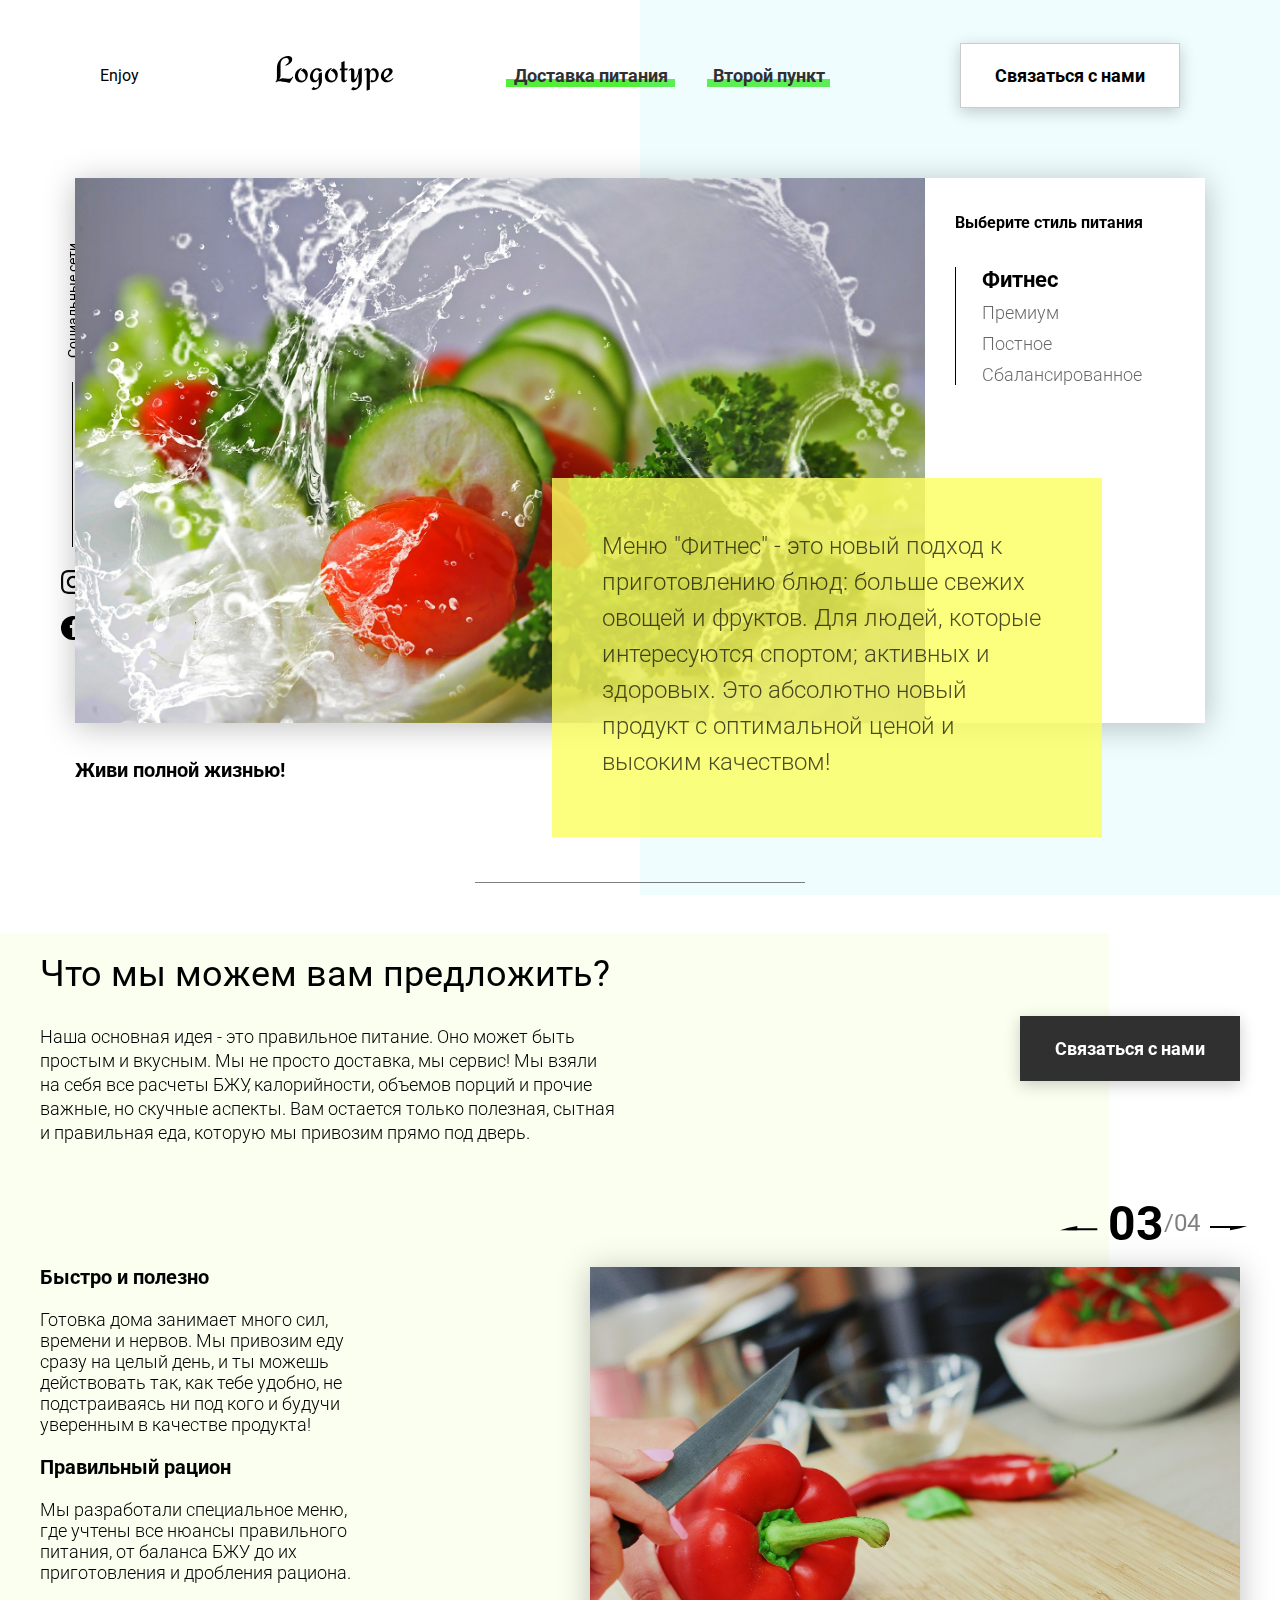
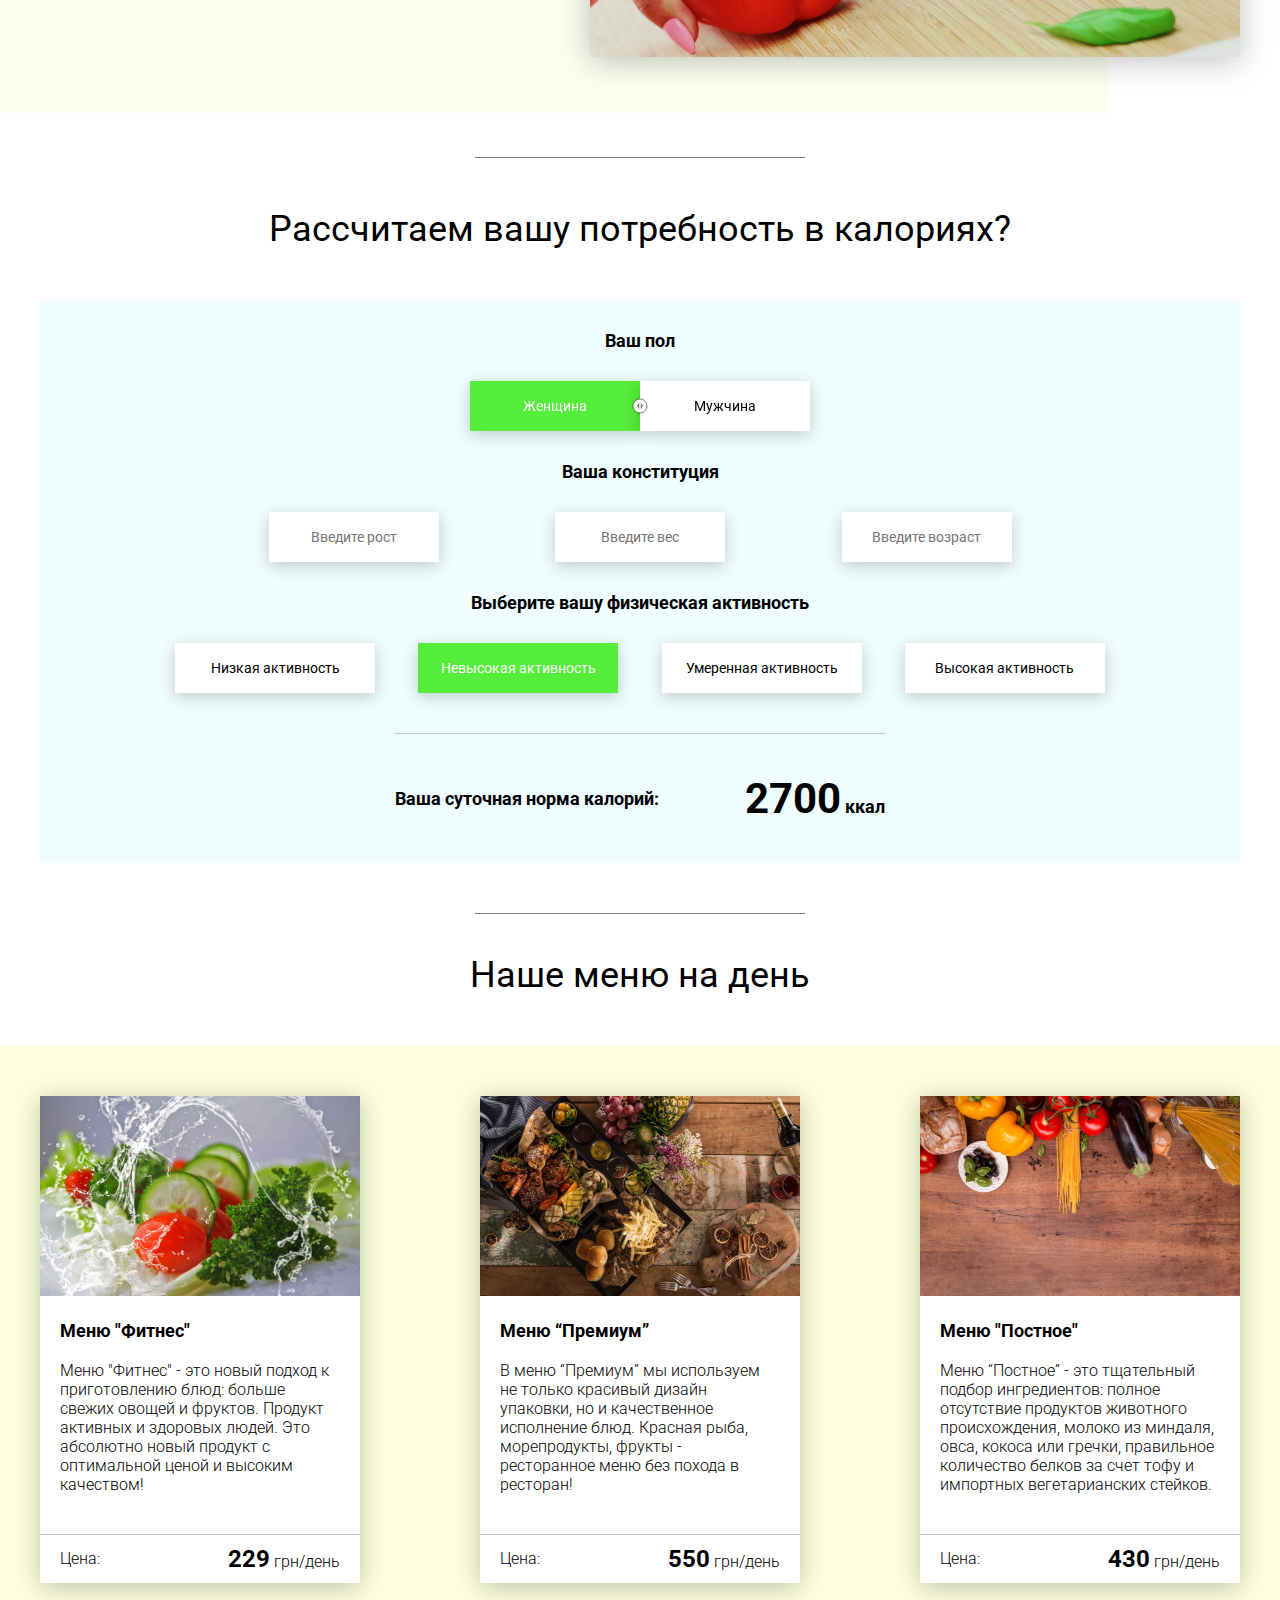
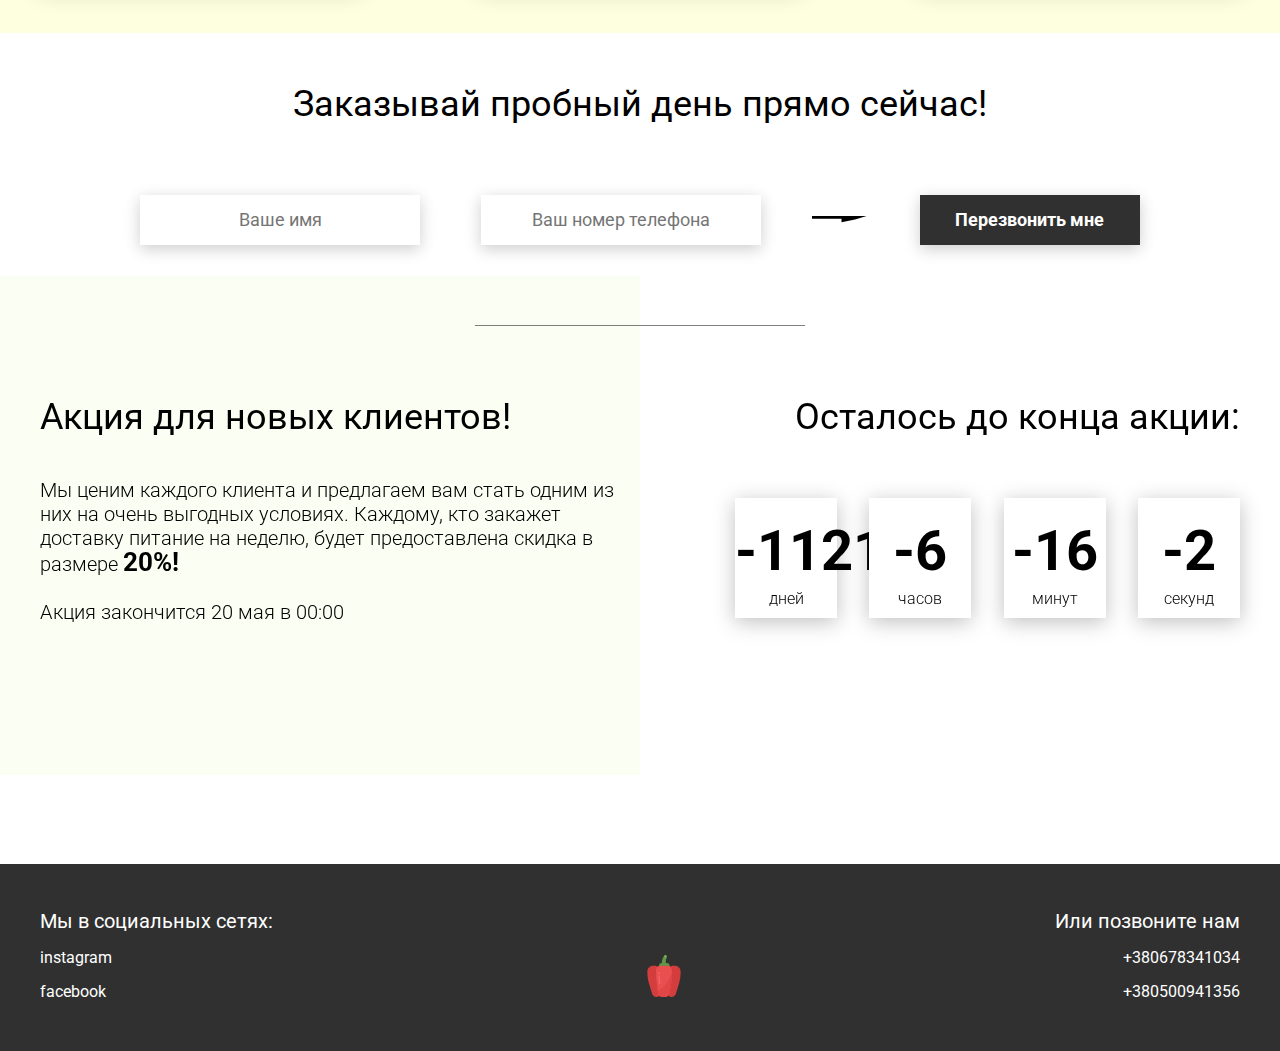
<file: index.html>
<!DOCTYPE html>
<html lang="en">
<head>
    <meta charset="UTF-8">
    <meta name="viewport" content="width=device-width, initial-scale=1.0">
    <title>Food</title>
		<link rel="stylesheet" href="css/style.css">
		
</head>
<body>
    <header class="header">
			<div class="enjoy-css">Enjoy</div>
        <div class="header__left-block">
            <div class="header__logo">
                <img src="icons/logo.svg" alt="Логотип">
            </div>
            <nav class="header__links">
                <a href="#" class="header__link">Доставка питания</a>
                <a href="#" class="header__link">Второй пункт</a>
            </nav>
        </div>
        <div class="header__right-block">
            <button data-modal class="btn btn_white">Связаться с нами</button>
        </div>
    </header>
    <div class="sidepanel">
        <div class="sidepanel__text"><span>Социальные сети</span></div>
        <div class="sidepanel__divider"></div>
        <a href="#" class="sidepanel__icon">
            <img src="icons/instagram.svg" alt="instagram">
        </a>
        <a href="#" class="sidepanel__icon">
            <img src="icons/facebook.svg" alt="facebook">
        </a>
    </div>

    <div class="preview">
        <div class="bgc_blue"></div>
        <div class="container">
            <div class="tabcontainer">
                <div class="tabcontent">
                    <img src="img/tabs/vegy.jpg" alt="vegy">
                    <div class="tabcontent__descr">
                        Меню "Фитнес" - это новый подход к приготовлению блюд: больше свежих овощей и фруктов. Для людей, которые интересуются спортом; активных и здоровых. Это абсолютно новый продукт с оптимальной ценой и высоким качеством!
                    </div>
                </div>
                <div class="tabcontent">
                    <img src="img/tabs/elite.jpg" alt="elite">
                    <div class="tabcontent__descr">
                        Меню “Премиум” - мы используем не только красивый дизайн упаковки, но и качественное исполнение блюд. Красная рыба, морепродукты, фрукты - ресторанное меню без похода в ресторан!                                     
                    </div>
                </div>
                <div class="tabcontent">
                    <img src="img/tabs/post.jpg" alt="post">
                    <div class="tabcontent__descr">
                        Наше специальное “Постное меню” - это тщательный подбор ингредиентов: полное отсутствие продуктов животного происхождения. Полная гармония с собой и природой в каждом элементе! Все будет Ом!                                     
                    </div>
                </div>
                <div class="tabcontent">
                    <img src="img/tabs/vegy.jpg" alt="vegy">
                    <div class="tabcontent__descr">
                        Меню "Сбалансированное" - это соответствие вашего рациона всем научным рекомендациям. Мы тщательно просчитываем вашу потребность в к/б/ж/у и создаем лучшие блюда для вас.
                    </div>
                </div>
                <div class="tabheader">
                    <h3>Выберите стиль питания</h3>
                    <div class="tabheader__items">
                        <div class="tabheader__item tabheader__item_active">Фитнес</div>
                        <div class="tabheader__item">Премиум</div>
                        <div class="tabheader__item">Постное</div>
                        <div class="tabheader__item">Сбалансированное</div>
                    </div>
                </div>
            </div>
            <div class="preview__life">Живи полной жизнью!</div>
        </div>
    </div>

    <div class="divider"></div>

    <div class="offer">
        <div class="bgc_y"></div>
        <div class="container">
            <div class="offer__text">
                <h2 class="title">Что мы можем вам предложить?</h2>
                <div class="offer__descr">
                    Наша основная идея - это правильное питание. Оно может быть простым и вкусным. Мы не просто доставка, мы сервис! Мы взяли на себя все расчеты БЖУ, калорийности, объемов порций и прочие важные, но скучные аспекты. Вам остается только полезная, сытная и правильная еда, которую мы привозим прямо под дверь.
                </div>
            </div>
            <div class="offer__action">
                <button data-modal class="btn btn_dark">Связаться с нами</button>
            </div>
        </div>
        <div class="container">
            <div class="offer__advantages">
                <h2>Быстро и полезно</h2>
                <div class="offer__advantages-text">
                    Готовка дома занимает много сил, времени и нервов. Мы привозим еду сразу на целый день, и ты можешь действовать так, как тебе удобно, не подстраиваясь ни под кого и будучи уверенным в качестве продукта!
                </div>
                <h2>Правильный рацион</h2>
                <div class="offer__advantages-text">
                    Мы разработали специальное меню, где учтены все нюансы правильного питания, от баланса БЖУ до их приготовления и дробления рациона.
                </div>
            </div>
            <div class="offer__slider">
                <div class="offer__slider-counter">
                    <div class="offer__slider-prev">
                        <img src="icons/left.svg" alt="prev">
                    </div>
                    <span id="current">03</span>
                    /
                    <span id="total">04</span>
                    <div class="offer__slider-next">
                        <img src="icons/right.svg" alt="next">
                    </div>
                </div>
                <div class="offer__slider-wrapper">
                    <div class="offer__slide">
                        <img src="img/slider/pepper.jpg" alt="pepper">
                    </div>
                    <!-- <div class="offer__slide">
                        <img src="img/slider/food-12.jpg" alt="food">
                    </div>
                    <div class="offer__slide">
                        <img src="img/slider/olive-oil.jpg" alt="oil">
                    </div>
                    <div class="offer__slide">
                        <img src="img/slider/paprika.jpg" alt="paprika">
                    </div> -->
                </div>
            </div>
        </div>
    </div>

    <div class="divider"></div>

    <div class="calculating">
        <div class="container">
            <h2 class="title">Рассчитаем вашу потребность в калориях?
            </h2>
            <div class="calculating__field">
                <div class="calculating__subtitle">
                    Ваш пол
                </div>
                <div class="calculating__choose" id="gender">
                    <div class="calculating__choose-item calculating__choose-item_active">Женщина</div>
                    <div class="calculating__choose-item">Мужчина</div>
                </div>

                <div class="calculating__subtitle">
                    Ваша конституция
                </div>
                <div class="calculating__choose calculating__choose_medium">
                    <input type="text" id="height" placeholder="Введите рост" class="calculating__choose-item">
                    <input type="text" id="weight" placeholder="Введите вес"  class="calculating__choose-item">
                    <input type="text" id="age" placeholder="Введите возраст" class="calculating__choose-item">
                </div>

                <div class="calculating__subtitle">
                    Выберите вашу физическая активность
                </div>
                <div class="calculating__choose calculating__choose_big">
                    <div id="low" class="calculating__choose-item">Низкая активность </div>
                    <div id="small"  class="calculating__choose-item calculating__choose-item_active">Невысокая активность</div>
                    <div id="medium" class="calculating__choose-item">Умеренная активность</div>
                    <div id="high" class="calculating__choose-item">Высокая активность</div>
                </div>

                <div class="calculating__divider"></div>

                <div class="calculating__total">
                    <div class="calculating__subtitle">
                        Ваша суточная норма калорий:
                    </div>
                    <div class="calculating__result">
                        <span>2700</span> ккал
                    </div>
                </div>
            </div>
        </div>
    </div>

    <div class="divider"></div>

    <div class="menu">
        <h2 class="title">Наше меню на день</h2>

        <div class="menu__field">
            <div class="container">
                <div class="menu__item">
                    <img src="img/tabs/vegy.jpg" alt="vegy">
                    <h3 class="menu__item-subtitle">Меню "Фитнес"</h3>
                    <div class="menu__item-descr">Меню "Фитнес" - это новый подход к приготовлению блюд: больше свежих овощей и фруктов. Продукт активных и здоровых людей. Это абсолютно новый продукт с оптимальной ценой и высоким качеством!</div>
                    <div class="menu__item-divider"></div>
                    <div class="menu__item-price">
                        <div class="menu__item-cost">Цена:</div>
                        <div class="menu__item-total"><span>229</span> грн/день</div>
                    </div>
                </div>
                <div class="menu__item">
                    <img src="img/tabs/elite.jpg" alt="elite">
                    <h3 class="menu__item-subtitle">Меню “Премиум”</h3>
                    <div class="menu__item-descr">В меню “Премиум” мы используем не только красивый дизайн упаковки, но и качественное исполнение блюд. Красная рыба, морепродукты, фрукты - ресторанное меню без похода в ресторан!</div>
                    <div class="menu__item-divider"></div>
                    <div class="menu__item-price">
                        <div class="menu__item-cost">Цена:</div>
                        <div class="menu__item-total"><span>550</span> грн/день</div>
                    </div>
                </div>
                <div class="menu__item">
                    <img src="img/tabs/post.jpg" alt="post">
                    <h3 class="menu__item-subtitle">Меню "Постное"</h3>
                    <div class="menu__item-descr">Меню “Постное” - это тщательный подбор ингредиентов: полное отсутствие продуктов животного происхождения, молоко из миндаля, овса, кокоса или гречки, правильное количество белков за счет тофу и импортных вегетарианских стейков. </div>
                    <div class="menu__item-divider"></div>
                    <div class="menu__item-price">
                        <div class="menu__item-cost">Цена:</div>
                        <div class="menu__item-total"><span>430</span> грн/день</div>
                    </div>
                </div>
            </div>
        </div>
    </div>

    <div class="order">
        <div class="container">
            <div class="title">Заказывай пробный день прямо сейчас!</div>
            <form action="#" class="order__form">
                <input required placeholder="Ваше имя" name="name" type="text" class="order__input">
                <input required placeholder="Ваш номер телефона" name="phone" type="phone" class="order__input">
                <img src="icons/right.svg" alt="right">
                <button class="btn btn_dark btn_min">Перезвонить мне</button>
            </form>
        </div>
    </div>

    <div class="divider"></div>

    <div class="promotion">
        <div class="bgc_y"></div>
        <div class="container">
            <div class="promotion__text">
                <div class="title">Акция для новых клиентов!</div>
                <div class="promotion__descr">
                    Мы ценим каждого клиента и предлагаем вам стать одним из них на очень выгодных условиях. 
                    Каждому, кто закажет доставку питание на неделю, будет предоставлена скидка в размере <span>20%!</span>
                    <br><br>
                    Акция закончится 20 мая в 00:00
                </div>
            </div>
            <div class="promotion__timer">
                <div class="title">Осталось до конца акции:</div>
                <div class="timer">
                    <div class="timer__block">
                        <span id="days">12</span>
                        дней
                    </div>
                    <div class="timer__block">
                        <span id="hours">20</span>
                        часов
                    </div>
                    <div class="timer__block">
                        <span id="minutes">56</span>
                        минут
                    </div>
                    <div class="timer__block">
                        <span id="seconds">20</span>
                        секунд
                    </div>
                </div>
            </div>
        </div>
    </div>

    <footer class="footer">
        <div class="container">
            <div class="social">
                <div class="subtitle">Мы в социальных сетях:</div>
                <a href="#" class="link">instagram</a>
                <a href="#" class="link">facebook</a>
            </div>
            <div class="pepper">
                <img src="icons/veg.svg" alt="pepper">
            </div>
            <div class="call">
                <div class="subtitle">Или позвоните нам</div>
                <a href="#" class="link">+380678341034</a>
                <a href="#" class="link">+380500941356</a>
            </div>
        </div>
    </footer>

    <div class="modal">
        <div class="modal__dialog">
            <div class="modal__content">
                <form action="#">
                    <div data-close class="modal__close">&times;</div>
                    <div class="modal__title">Мы свяжемся с вами как можно быстрее!</div>
                    <input required placeholder="Ваше имя" name="name" type="text" class="modal__input">
                    <input required placeholder="Ваш номер телефона" name="phone" type="phone" class="modal__input">
                    <button class="btn btn_dark btn_min">Перезвонить мне</button>
                </form>
            </div>
        </div>
		</div>
<div class="container">
	
</div>
		

		<script src="js/script.js"></script>
		<script src="js/timer.js"></script>
		<script src="js/popup.js"></script>
		<script src="js/this.js"></script>
</body>
</html>
</file>
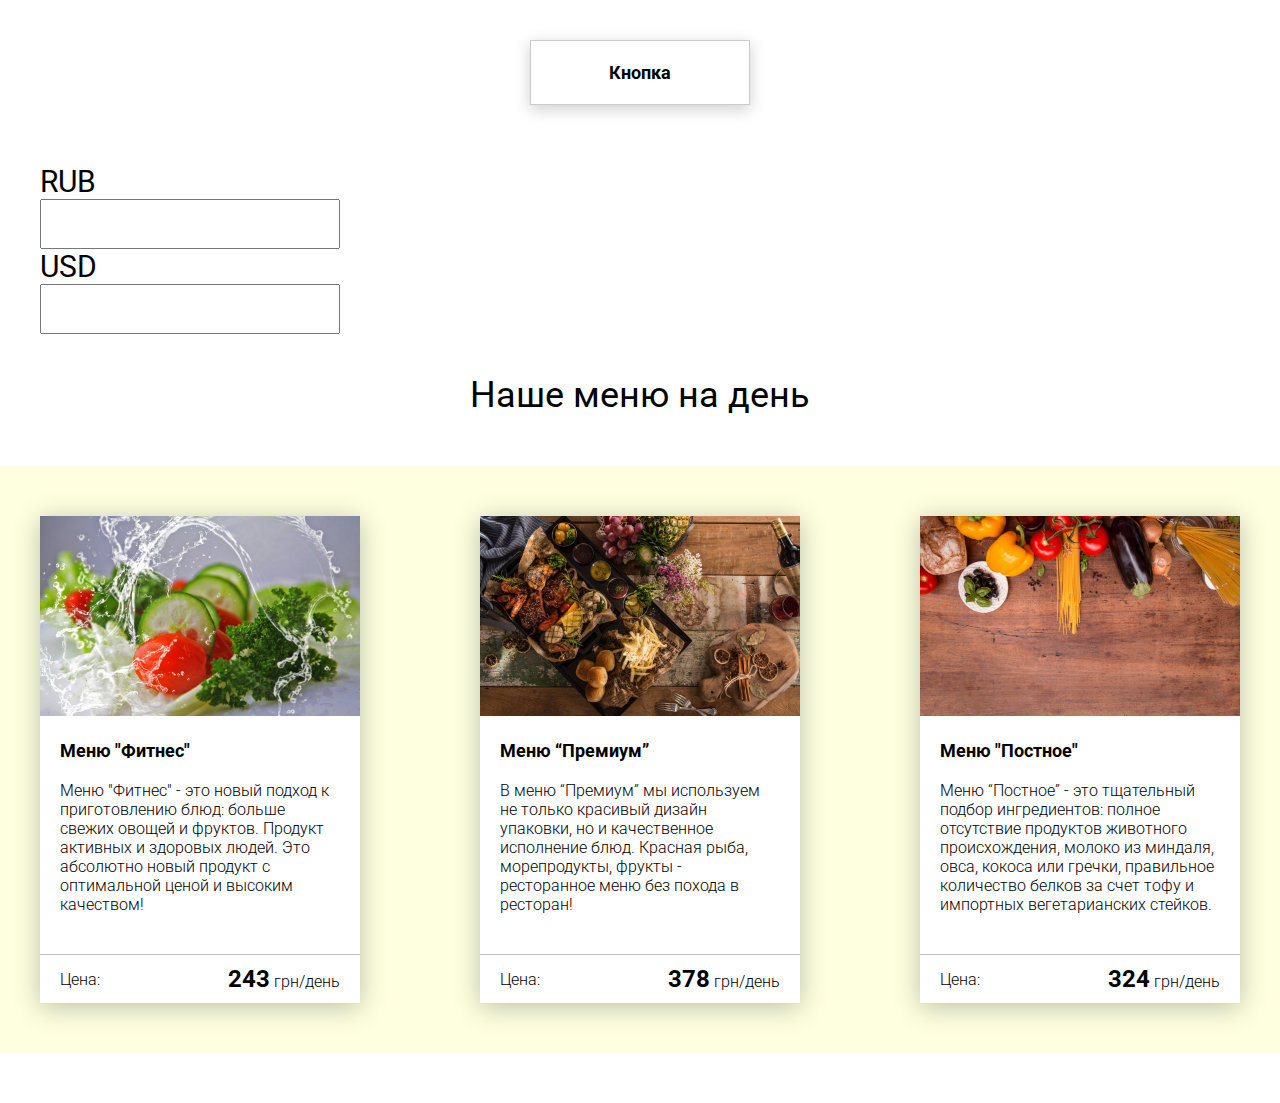
<file: test.html>
<!DOCTYPE html>
<html lang="en">
<head>
    <meta charset="UTF-8">
    <meta name="viewport" content="width=device-width, initial-scale=1.0">
    <title>Test Food</title>
		<link rel="stylesheet" href="css/style.css">
		<style>
			label {
				display: block;
				font-size: 30px;
			}
		
			input {
				width: 300px;
				height: 50px;
				font-size: 30px;
			}
		</style>
</head>
<body>
	<div class="container">
		<button class="btn marg">Кнопка</button><br>
		<label for="rub">RUB</label>
		<input id="rub" type="text">
		<label for="usd">USD</label>
		<input id="usd" type="text">
	</div>
			<div class="menu">
				<h2 class="title">Наше меню на день</h2>
			
				<div class="menu__field">
					<div class="container">
						<!-- тут блоки вёрстки из скрипта придут-->
					</div>
				</div>
			</div>
			
		<script src="js/ajax.js"></script>
		<script src="js/class.js"></script>

</body>
</html>
</file>
<file: css/style.css>
@import url(https://fonts.googleapis.com/css?family=Roboto:300,400,700&display=swap&subset=cyrillic-ext);*{box-sizing:border-box;margin:0;padding:0;font-family:Roboto,sans-serif}a{text-decoration:none}.btn{width:220px;height:65px;display:flex;justify-content:center;align-items:center;background-color:#fff;font-size:18px;font-weight:700;border:1px solid rgba(0,0,0,.2);box-shadow:0 4px 15px rgba(0,0,0,.2);cursor:pointer;transition:.3s all;outline:0}.btn_white{background-color:#fff}.btn_dark{background-color:#303030;color:#fff;border:none}.btn_min{height:50px}.btn:hover{box-shadow:0 4px 30px rgba(0,0,0,.3)}.container{max-width:1200px;margin:0 auto}.divider{width:330px;height:1px;margin:0 auto;background-color:rgba(0,0,0,.5)}.title{font-size:36px;font-weight:400}.header{display:flex;justify-content:space-between;align-items:center;height:150px;padding:0 100px}.header__left-block{display:flex;justify-content:space-between;min-width:550px}.header__logo{max-width:170px}.header__logo img{width:100%}.header__links{display:flex;align-items:center}.header__link{position:relative;margin-right:45px;font-weight:700;font-size:18px;color:#303030}.header__link:after{content:'';position:absolute;display:block;width:110%;left:-5%;bottom:-1px;z-index:-1;height:8px;background:#54ed39}.header__link:last-child{margin-right:0}.sidepanel{position:fixed;left:60px;top:240px;height:400px;width:25px;display:flex;flex-direction:column;justify-content:space-between;align-items:center}.sidepanel__text{width:120px;height:120px;font-size:14px}.sidepanel__text span{display:flex;transform:rotate(-90deg) translateX(-50px)}.sidepanel__divider{width:1px;height:165px;background-color:#000}.sidepanel__icon{width:24px;height:24px}.sidepanel__icon img{width:100%}.preview{padding:28px 0 100px 0;position:relative}.preview__life{font-weight:700;font-size:20px;margin-left:35px;margin-top:35px}.bgc_blue{position:absolute;right:0;top:-155px;width:50vw;height:900px;background:rgba(146,242,255,.15);z-index:-1}.tabcontainer{display:flex;width:1130px;margin:0 auto;box-shadow:0 4px 30px rgba(0,0,0,.25)}.tabcontent{width:850px;position:relative}.tabcontent img{width:100%;height:100%;object-fit:cover}.tabcontent__descr{position:absolute;top:300px;right:-177px;width:550px;height:359px;background:rgba(251,254,93,.8);padding:50px;font-size:24px;font-weight:300;line-height:36px;color:rgba(0,0,0,.7)}.tabheader{width:280px;padding:35px 30px;background-color:#fff}.tabheader h3{font-weight:700;font-size:16px}.tabheader__items{margin-top:35px;padding-left:26px;border-left:1px solid #000}.tabheader__item{font-weight:700;font-size:18px;font-weight:300;margin-top:10px;color:rgba(0,0,0,.6);cursor:pointer;transition:.3s all}.tabheader__item_active{color:#000;font-size:22px;font-weight:700}.offer{padding:70px 0 100px 0;position:relative}.offer .container{display:flex;justify-content:space-between}.offer .bgc_y{position:absolute;width:1109px;height:780px;background:rgba(243,255,222,.45);z-index:-1;top:50px}.offer__text{width:580px}.offer__descr{font-size:18px;margin-top:30px;font-weight:300;line-height:24px}.offer__action{display:flex;align-items:center;justify-content:flex-end}.offer__advantages{width:330px;margin-top:50px}.offer__advantages h2{font-weight:700;font-size:20px;margin-top:20px}.offer__advantages h2:first-child{margin-top:70px}.offer__advantages-text{margin-top:20px;font-size:18px;font-weight:300;line-height:21px}.offer__slider{width:650px;margin-top:50px;display:flex;flex-direction:column;align-items:flex-end}.offer__slider-counter{display:flex;width:180px;align-items:center;font-size:24px;color:rgba(0,0,0,.5)}.offer__slider-wrapper{width:100%;margin-top:15px;box-shadow:0 4px 30px rgba(0,0,0,.25)}.offer__slider-prev{margin-right:10px;cursor:pointer}.offer__slider-next{margin-left:10px;cursor:pointer}.offer__slider #current{font-size:48px;font-weight:700;color:#000}.offer__slide{width:100%;height:390px}.offer__slide img{width:100%;height:100%;object-fit:cover}.calculating{padding:50px 0}.calculating .title{text-align:center}.calculating__field{width:100%;margin-top:50px;background:rgba(146,242,255,.15);padding:30px 0 40px 0}.calculating__subtitle{text-align:center;font-size:18px;font-weight:700;margin-top:30px}.calculating__subtitle:first-child{margin-top:0}.calculating #gender:after{content:'';position:absolute;top:50%;transform:translateY(-50%);display:block;width:16px;height:16px;background:url(../icons/switch.svg) center center/cover no-repeat}.calculating__choose{position:relative;display:flex;margin-top:30px;justify-content:center}.calculating__choose-item{display:flex;align-items:center;justify-content:center;width:170px;height:50px;padding:0 10px;background:#fff;box-shadow:0 4px 15px rgba(0,0,0,.2);border:none;text-align:center;font-size:14px;cursor:pointer;outline:0;transition:.3s all}.calculating__choose-item_active{color:#fff;background-color:#54ed39}.calculating__choose_medium{width:743px;justify-content:space-between;margin:30px auto 0 auto}.calculating__choose_big{width:930px;justify-content:space-between;margin:30px auto 0 auto}.calculating__choose_big .calculating__choose-item{width:200px}.calculating__divider{width:490px;height:1px;margin:40px auto;background-color:rgba(0,0,0,.2)}.calculating__total{width:490px;margin:0 auto;display:flex;justify-content:space-between;align-items:center}.calculating__result{font-size:18px;font-weight:700}.calculating__result span{font-size:42px}.menu{padding:40px 0 50px 0}.menu .container{display:flex;justify-content:space-between;align-items:flex-start}.menu .title{text-align:center}.menu__field{margin-top:50px;padding:50px 0;width:100%;background:rgba(249,254,126,.25)}.menu__item{width:320px;min-height:450px;background:#fff;box-shadow:0 4px 25px rgba(0,0,0,.25);font-size:16px;font-weight:300}.menu__item img{width:100%;height:200px;object-fit:cover}.menu__item-subtitle{font-weight:700;font-size:18px;padding:0 20px;margin-top:20px}.menu__item-descr{margin-top:20px;padding:0 20px}.menu__item-divider{width:100%;height:1px;background-color:rgba(0,0,0,.25);margin-top:40px}.menu__item-price{display:flex;justify-content:space-between;align-items:center;padding:10px 20px}.menu__item-price span{font-size:24px;font-weight:700}.order{padding-bottom:80px}.order .title{text-align:center}.order__form{margin-top:70px;padding:0 100px;display:flex;justify-content:space-between;align-items:center}.order__form img{transform:scale(1.5)}.order__input{width:280px;height:50px;background:#fff;box-shadow:0 4px 15px rgba(0,0,0,.2);border:none;font-size:18px;text-align:center;padding:0 20px;outline:0}.promotion{padding:70px 0 240px 0;position:relative}.promotion .container{display:flex}.promotion .bgc_y{position:absolute;width:50%;height:499px;background:rgba(243,255,222,.35);z-index:-1;top:-50px;left:0}.promotion__text{width:50%}.promotion__descr{margin-top:40px;font-size:20px;line-height:24px;font-weight:300}.promotion__descr span{font-weight:700;font-size:26px}.promotion__timer{width:50%}.promotion__timer .title{text-align:right}.promotion__timer .timer{margin-top:60px;padding-left:95px;display:flex;justify-content:space-between;align-items:center}.promotion__timer .timer__block{width:102px;height:120px;background:#fff;box-shadow:0 4px 20px rgba(0,0,0,.25);font-size:16px;font-weight:300;text-align:center}.promotion__timer .timer__block span{display:block;margin-top:20px;margin-bottom:5px;font-size:56px;font-weight:700}.footer{min-height:180px;background-color:#303030;padding:45px 0 50px 0;color:#fff}.footer .container{height:100%;display:flex;justify-content:space-between;align-items:flex-end}.footer .subtitle{font-size:20px}.footer .link{display:block;margin-top:15px;font-size:16px;color:#fff}.footer .call{text-align:right}.modal{position:fixed;top:0;left:0;z-index:1050;display:none;width:100%;height:100%;overflow:hidden;background-color:rgba(0,0,0,.5)}.modal__dialog{max-width:500px;margin:40px auto}.modal__content{position:relative;width:100%;padding:40px;background-color:#fff;border:1px solid rgba(0,0,0,.2);border-radius:4px;max-height:80vh;overflow-y:auto}.modal__close{position:absolute;top:8px;right:14px;font-size:30px;color:#000;opacity:.5;font-weight:700;border:none;background-color:transparent;cursor:pointer}.modal__title{text-align:center;font-size:22px;text-transform:uppercase}.modal__input{display:block;margin:20px auto 20px auto;width:280px;height:50px;background:#fff;box-shadow:0 4px 15px rgba(0,0,0,.2);border:none;font-size:18px;text-align:center;padding:0 20px;outline:0}.modal .btn{display:block;width:280px;margin:0 auto;}
.show{display: block;}
.hide{display: none;}
.marg{margin: 40px auto;}
</file>
